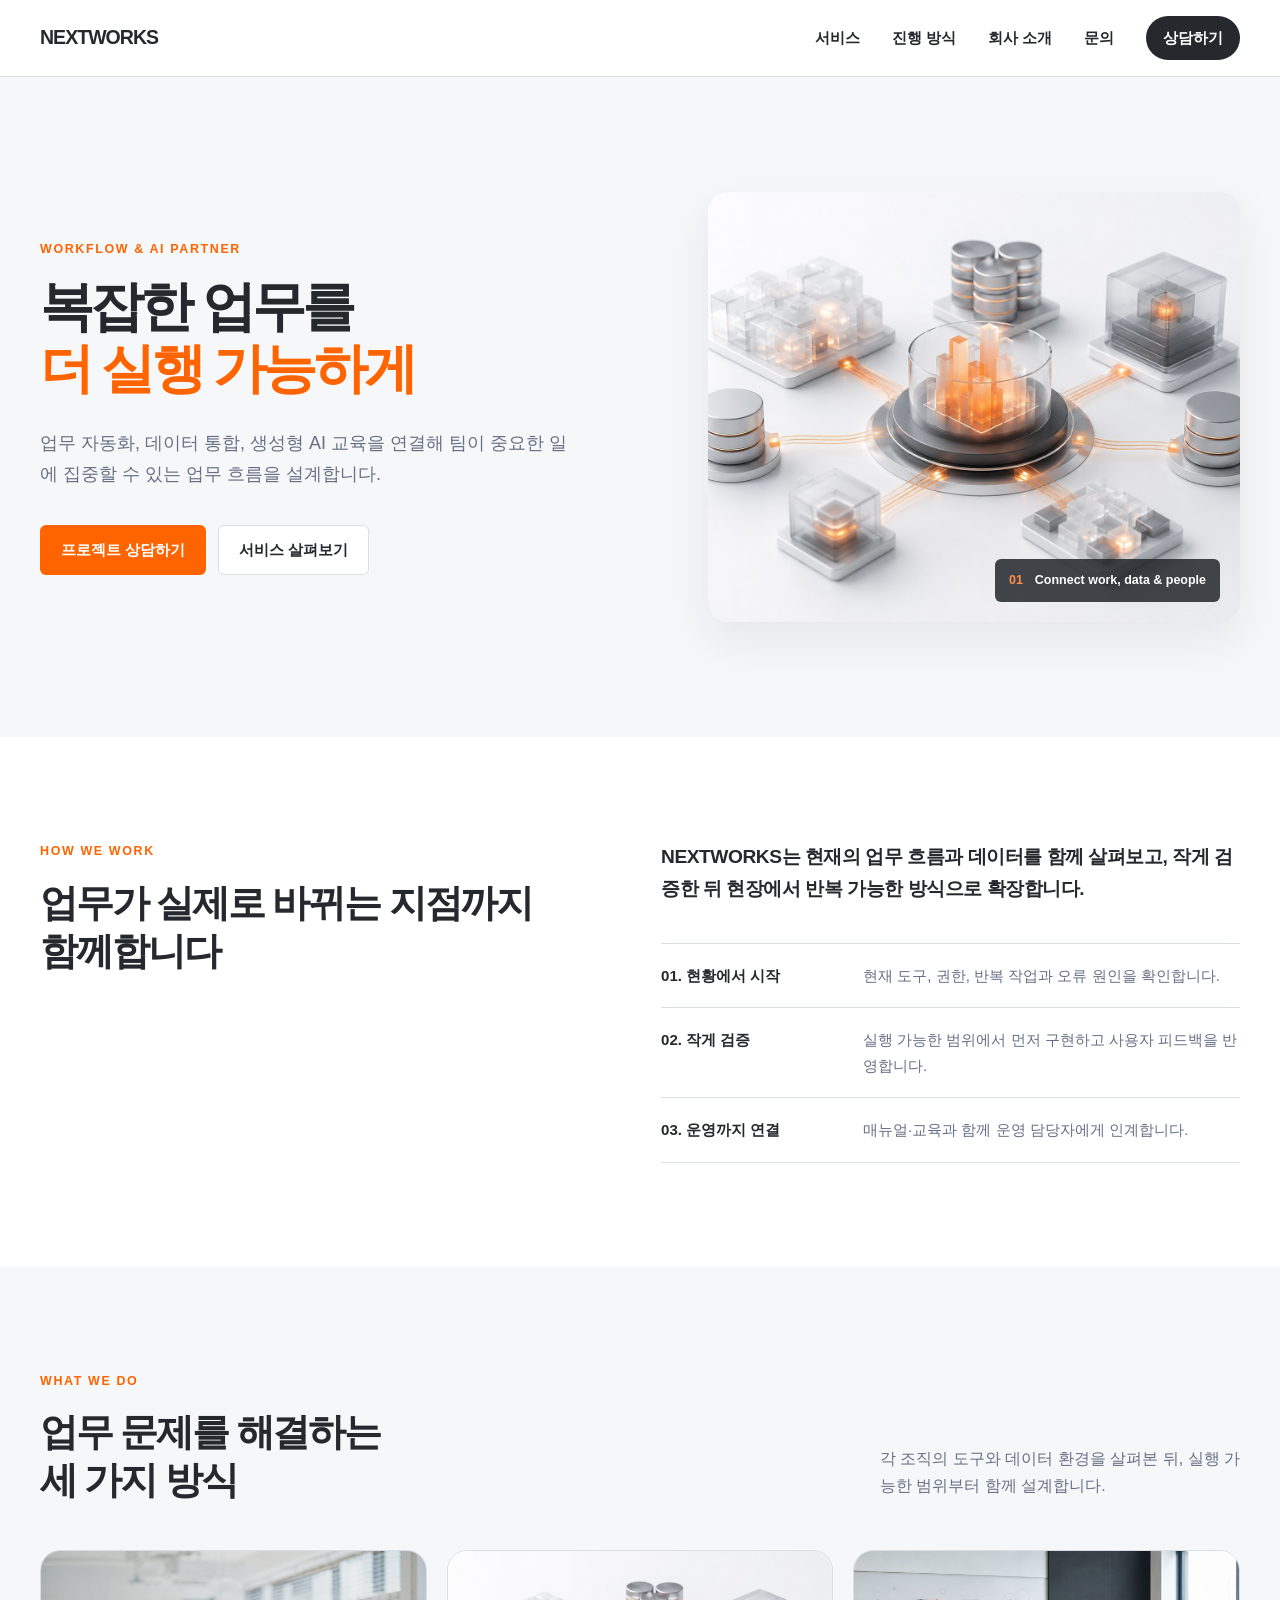
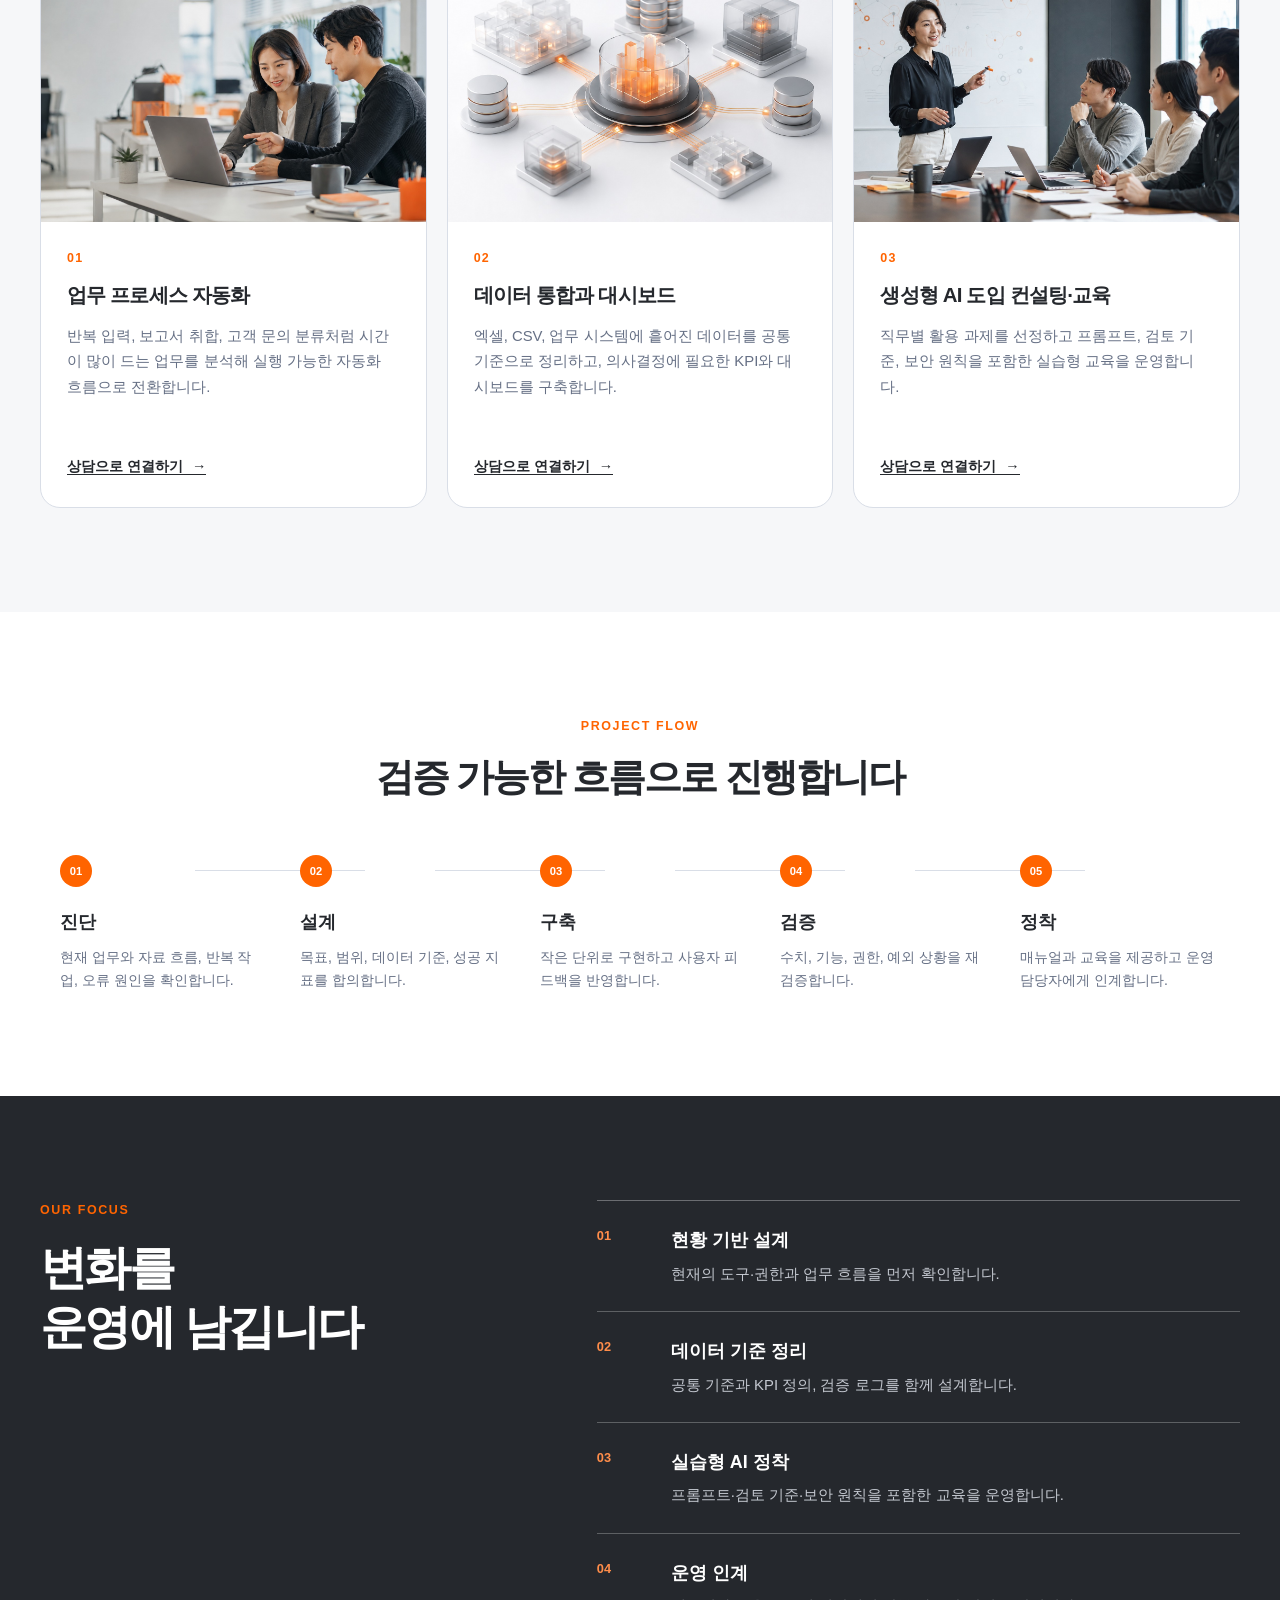
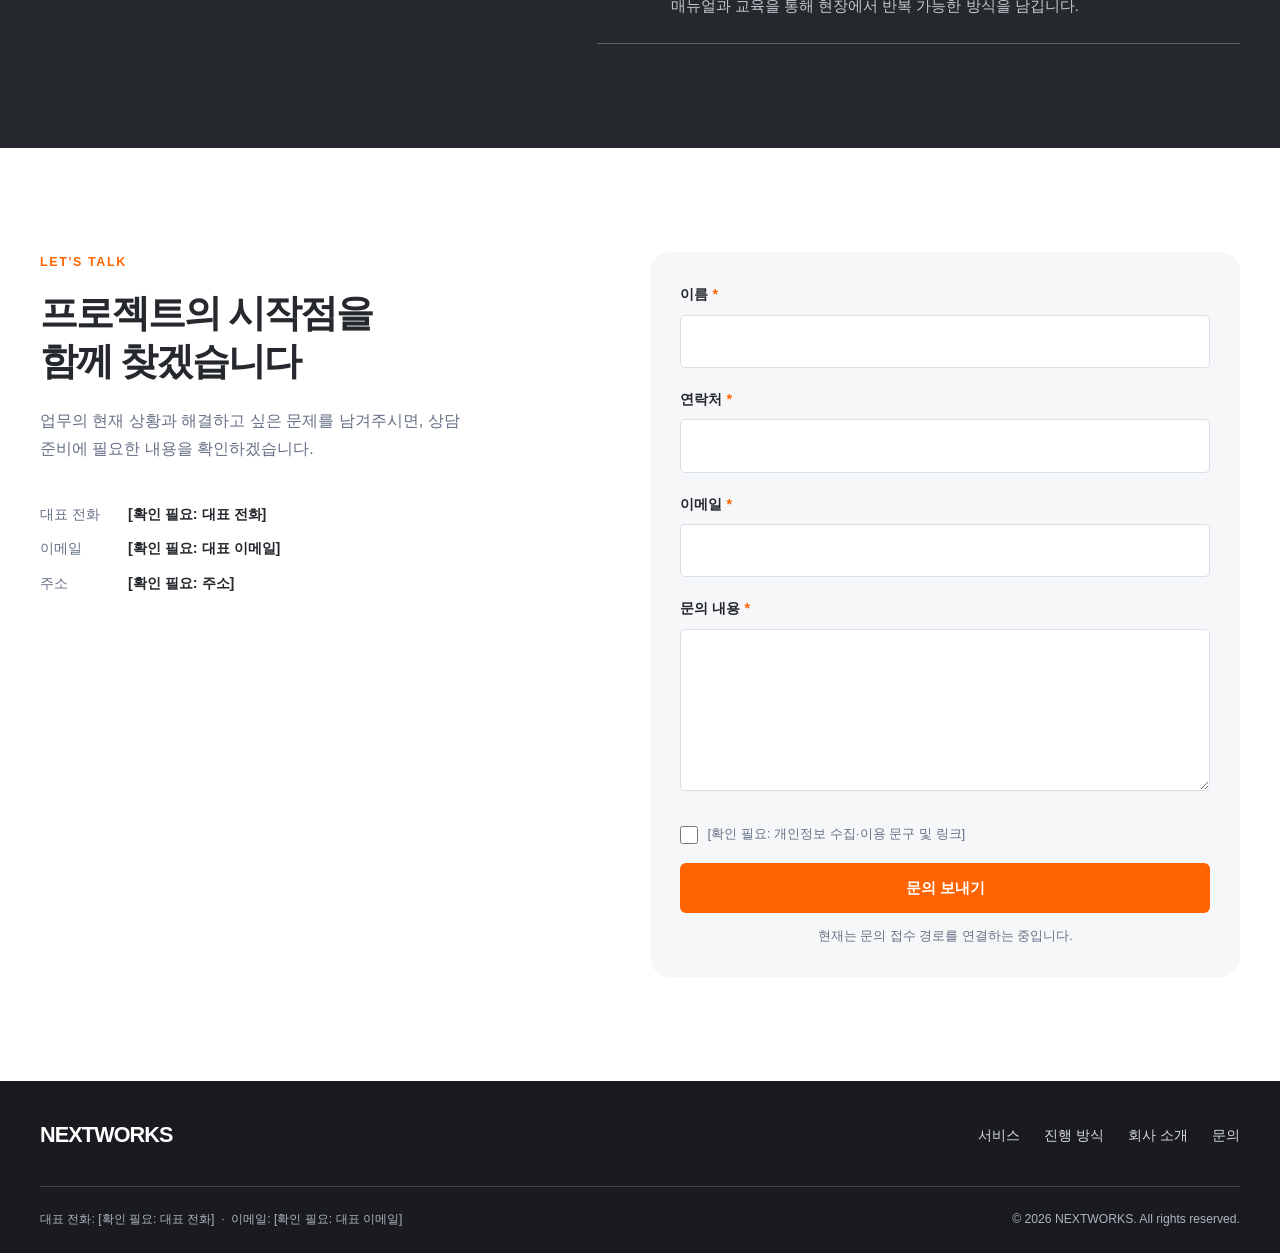
<file: index.html>
<!doctype html>
<html lang="ko">
  <head>
    <meta charset="UTF-8" />
    <meta name="viewport" content="width=device-width, initial-scale=1.0" />
    <meta name="description" content="NEXTWORKS는 업무 자동화, 데이터 통합, 생성형 AI 도입 교육을 연결해 실행 가능한 업무 흐름을 설계합니다." />
    <title>NEXTWORKS | Workflow &amp; AI Partner</title>
    <link rel="stylesheet" href="styles.css" />
  </head>
  <body>
    <!-- 키보드 사용자를 위한 본문 바로가기 링크 -->
    <a class="skip-link" href="#main-content">본문으로 건너뛰기</a>

    <!-- 사이트 전역 헤더와 주요 탐색 -->
    <header class="site-header" id="top">
      <div class="container header-inner">
        <a class="brand" href="#top" aria-label="NEXTWORKS 홈으로 이동">
          <span>NEXTWORKS</span>
        </a>

        <button
          class="menu-toggle"
          type="button"
          aria-label="메뉴 열기"
          aria-controls="primary-navigation"
          aria-expanded="false"
        >
          <span></span><span></span><span></span>
        </button>

        <nav class="primary-nav" id="primary-navigation" aria-label="주요 메뉴">
          <a href="#services">서비스</a>
          <a href="#process">진행 방식</a>
          <a href="#about">회사 소개</a>
          <a href="#contact">문의</a>
          <a class="nav-contact" href="#contact">상담하기</a>
        </nav>
      </div>
    </header>

    <main id="main-content">
      <!-- 핵심 메시지와 상담 전환을 위한 히어로 영역 -->
      <section class="hero" id="hero" aria-labelledby="hero-title">
        <div class="container hero-grid">
          <div class="hero-copy">
            <p class="eyebrow">WORKFLOW &amp; AI PARTNER</p>
            <h1 id="hero-title">복잡한 업무를<br /><em>더 실행 가능하게</em></h1>
            <p class="hero-description">업무 자동화, 데이터 통합, 생성형 AI 교육을 연결해 팀이 중요한 일에 집중할 수 있는 업무 흐름을 설계합니다.</p>
            <div class="hero-actions">
              <a class="button button-primary" href="#contact">프로젝트 상담하기</a>
              <a class="button button-secondary" href="#services">서비스 살펴보기</a>
            </div>
          </div>
          <div class="hero-visual">
            <img src="assets/service_02.jpg" alt="서로 연결된 데이터 시스템을 표현한 3D 그래픽" />
            <div class="visual-caption"><span>01</span> Connect work, data &amp; people</div>
          </div>
        </div>
      </section>

      <!-- NEXTWORKS의 업무 원칙을 소개하는 영역 -->
      <section class="section about" id="about" aria-labelledby="about-title">
        <div class="container about-grid">
          <div class="section-heading">
            <p class="eyebrow">HOW WE WORK</p>
            <h2 id="about-title">업무가 실제로 바뀌는 지점까지 함께합니다</h2>
          </div>
          <div class="about-content">
            <p class="lead">NEXTWORKS는 현재의 업무 흐름과 데이터를 함께 살펴보고, 작게 검증한 뒤 현장에서 반복 가능한 방식으로 확장합니다.</p>
            <ul class="principle-list">
              <li><strong>01. 현황에서 시작</strong><span>현재 도구, 권한, 반복 작업과 오류 원인을 확인합니다.</span></li>
              <li><strong>02. 작게 검증</strong><span>실행 가능한 범위에서 먼저 구현하고 사용자 피드백을 반영합니다.</span></li>
              <li><strong>03. 운영까지 연결</strong><span>매뉴얼·교육과 함께 운영 담당자에게 인계합니다.</span></li>
            </ul>
          </div>
        </div>
      </section>

      <!-- 세 가지 서비스 카드 영역 -->
      <section class="section services-section" id="services" aria-labelledby="services-title">
        <div class="container">
          <div class="section-heading section-heading-row">
            <div>
              <p class="eyebrow">WHAT WE DO</p>
              <h2 id="services-title">업무 문제를 해결하는<br />세 가지 방식</h2>
            </div>
            <p>각 조직의 도구와 데이터 환경을 살펴본 뒤, 실행 가능한 범위부터 함께 설계합니다.</p>
          </div>
          <div class="service-grid">
            <article class="service-card">
              <img src="assets/service_01.jpg" alt="업무 자동화 방안을 논의하는 두 사람" />
              <div class="service-card-body">
                <p class="card-number">01</p>
                <h3>업무 프로세스 자동화</h3>
                <p>반복 입력, 보고서 취합, 고객 문의 분류처럼 시간이 많이 드는 업무를 분석해 실행 가능한 자동화 흐름으로 전환합니다.</p>
                <a href="#contact">상담으로 연결하기 <span aria-hidden="true">→</span></a>
              </div>
            </article>
            <article class="service-card">
              <img src="assets/service_02.jpg" alt="서로 연결된 데이터 시스템을 표현한 그래픽" />
              <div class="service-card-body">
                <p class="card-number">02</p>
                <h3>데이터 통합과 대시보드</h3>
                <p>엑셀, CSV, 업무 시스템에 흩어진 데이터를 공통 기준으로 정리하고, 의사결정에 필요한 KPI와 대시보드를 구축합니다.</p>
                <a href="#contact">상담으로 연결하기 <span aria-hidden="true">→</span></a>
              </div>
            </article>
            <article class="service-card">
              <img src="assets/service_03.jpg" alt="생성형 AI 활용 교육을 진행하는 강사와 참여자" />
              <div class="service-card-body">
                <p class="card-number">03</p>
                <h3>생성형 AI 도입 컨설팅·교육</h3>
                <p>직무별 활용 과제를 선정하고 프롬프트, 검토 기준, 보안 원칙을 포함한 실습형 교육을 운영합니다.</p>
                <a href="#contact">상담으로 연결하기 <span aria-hidden="true">→</span></a>
              </div>
            </article>
          </div>
        </div>
      </section>

      <!-- 프로젝트 진행 절차를 순서 목록으로 제공하는 영역 -->
      <section class="section process-section" id="process" aria-labelledby="process-title">
        <div class="container">
          <div class="section-heading centered-heading">
            <p class="eyebrow">PROJECT FLOW</p>
            <h2 id="process-title">검증 가능한 흐름으로 진행합니다</h2>
          </div>
          <ol class="process-list">
            <li><span class="process-number">01</span><h3>진단</h3><p>현재 업무와 자료 흐름, 반복 작업, 오류 원인을 확인합니다.</p></li>
            <li><span class="process-number">02</span><h3>설계</h3><p>목표, 범위, 데이터 기준, 성공 지표를 합의합니다.</p></li>
            <li><span class="process-number">03</span><h3>구축</h3><p>작은 단위로 구현하고 사용자 피드백을 반영합니다.</p></li>
            <li><span class="process-number">04</span><h3>검증</h3><p>수치, 기능, 권한, 예외 상황을 재검증합니다.</p></li>
            <li><span class="process-number">05</span><h3>정착</h3><p>매뉴얼과 교육을 제공하고 운영 담당자에게 인계합니다.</p></li>
          </ol>
        </div>
      </section>

      <!-- 서비스의 실행 원칙을 요약하는 영역 -->
      <section class="section strengths-section" id="strengths" aria-labelledby="strengths-title">
        <div class="container strengths-grid">
          <div class="section-heading">
            <p class="eyebrow">OUR FOCUS</p>
            <h2 id="strengths-title">변화를<br />운영에 남깁니다</h2>
          </div>
          <div class="strength-list">
            <article><span>01</span><div><h3>현황 기반 설계</h3><p>현재의 도구·권한과 업무 흐름을 먼저 확인합니다.</p></div></article>
            <article><span>02</span><div><h3>데이터 기준 정리</h3><p>공통 기준과 KPI 정의, 검증 로그를 함께 설계합니다.</p></div></article>
            <article><span>03</span><div><h3>실습형 AI 정착</h3><p>프롬프트·검토 기준·보안 원칙을 포함한 교육을 운영합니다.</p></div></article>
            <article><span>04</span><div><h3>운영 인계</h3><p>매뉴얼과 교육을 통해 현장에서 반복 가능한 방식을 남깁니다.</p></div></article>
          </div>
        </div>
      </section>

      <!-- 프로젝트 상담을 위한 문의 양식 영역 -->
      <section class="section contact-section" id="contact" aria-labelledby="contact-title">
        <div class="container contact-grid">
          <div class="contact-copy">
            <p class="eyebrow">LET'S TALK</p>
            <h2 id="contact-title">프로젝트의 시작점을<br />함께 찾겠습니다</h2>
            <p>업무의 현재 상황과 해결하고 싶은 문제를 남겨주시면, 상담 준비에 필요한 내용을 확인하겠습니다.</p>
            <dl class="contact-details">
              <div><dt>대표 전화</dt><dd>[확인 필요: 대표 전화]</dd></div>
              <div><dt>이메일</dt><dd>[확인 필요: 대표 이메일]</dd></div>
              <div><dt>주소</dt><dd>[확인 필요: 주소]</dd></div>
            </dl>
          </div>
          <form class="contact-form" id="inquiry-form">
            <!-- 실제 수신 경로가 확정되면 form action 또는 폼 서비스 연결 위치 -->
            <div class="form-field"><label for="name">이름 <span aria-hidden="true">*</span></label><input id="name" name="name" type="text" autocomplete="name" required /></div>
            <div class="form-field"><label for="phone">연락처 <span aria-hidden="true">*</span></label><input id="phone" name="phone" type="tel" autocomplete="tel" required /></div>
            <div class="form-field"><label for="email">이메일 <span aria-hidden="true">*</span></label><input id="email" name="email" type="email" autocomplete="email" required /></div>
            <div class="form-field"><label for="message">문의 내용 <span aria-hidden="true">*</span></label><textarea id="message" name="message" rows="5" required></textarea></div>
            <label class="consent"><input type="checkbox" required /><span>[확인 필요: 개인정보 수집·이용 문구 및 링크]</span></label>
            <button class="button button-primary submit-button" type="submit">문의 보내기</button>
            <p class="form-notice" id="form-notice" aria-live="polite">현재는 문의 접수 경로를 연결하는 중입니다.</p>
          </form>
        </div>
      </section>
    </main>

    <!-- 사이트 보조 탐색과 필수 안내를 제공하는 푸터 -->
    <footer class="site-footer">
      <div class="container footer-top">
        <a class="footer-brand" href="#top">NEXTWORKS</a>
        <nav aria-label="푸터 메뉴"><a href="#services">서비스</a><a href="#process">진행 방식</a><a href="#about">회사 소개</a><a href="#contact">문의</a></nav>
      </div>
      <div class="container footer-bottom">
        <p>대표 전화: [확인 필요: 대표 전화] &nbsp;·&nbsp; 이메일: [확인 필요: 대표 이메일]</p>
        <p>© 2026 NEXTWORKS. All rights reserved.</p>
      </div>
    </footer>

    <script src="script.js"></script>
  </body>
</html>
</file>
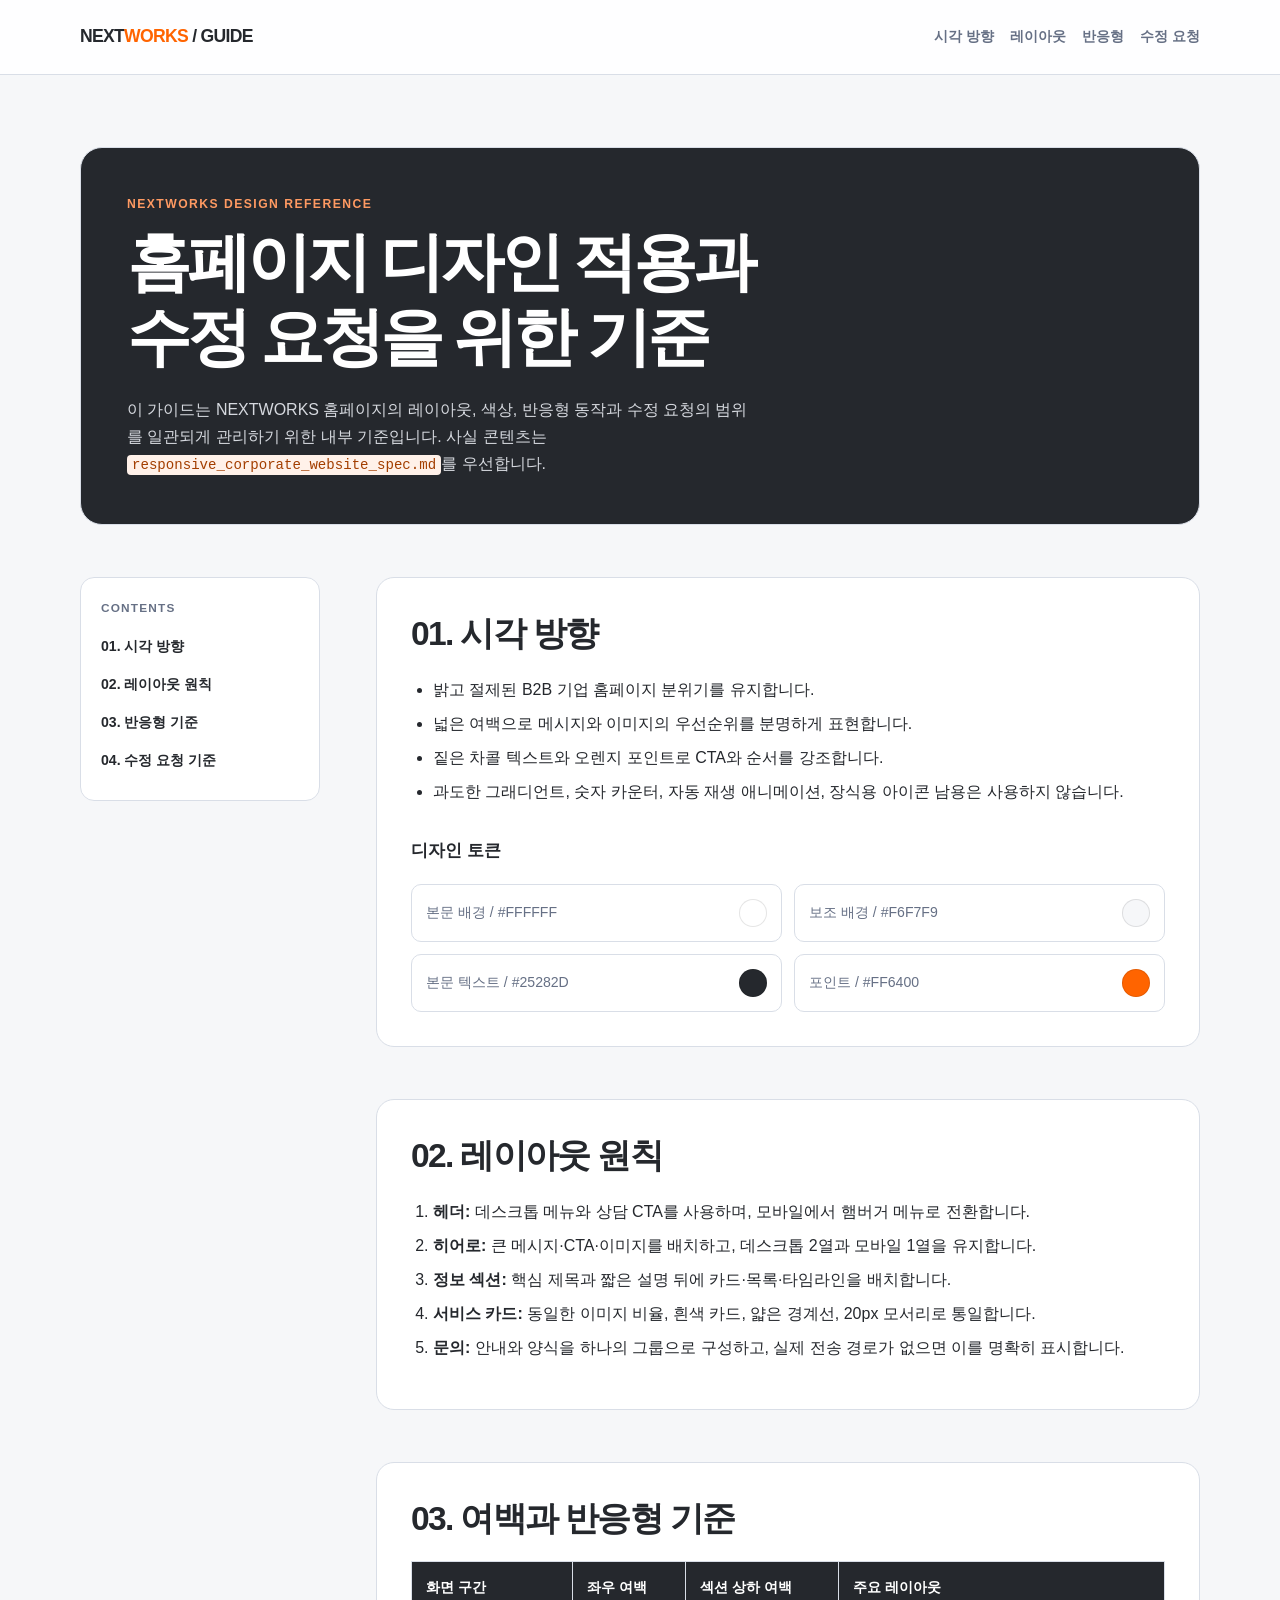
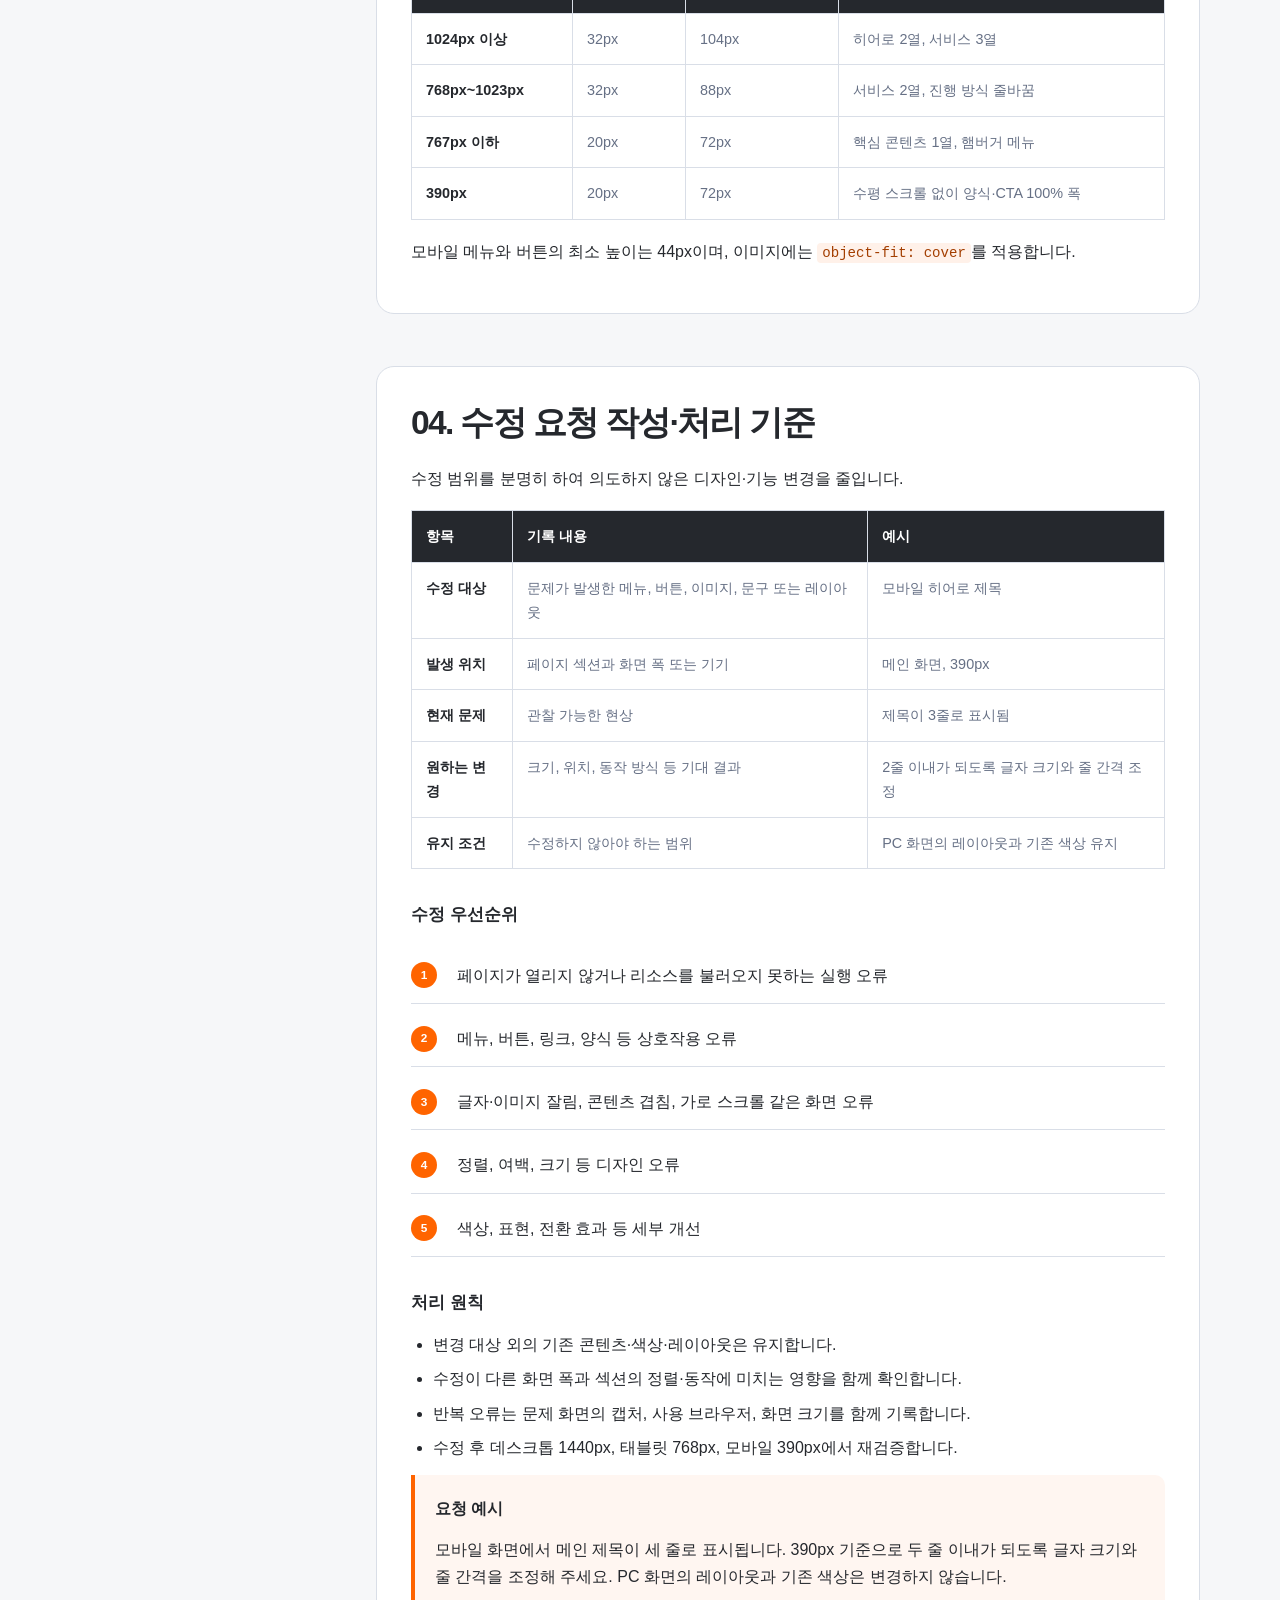
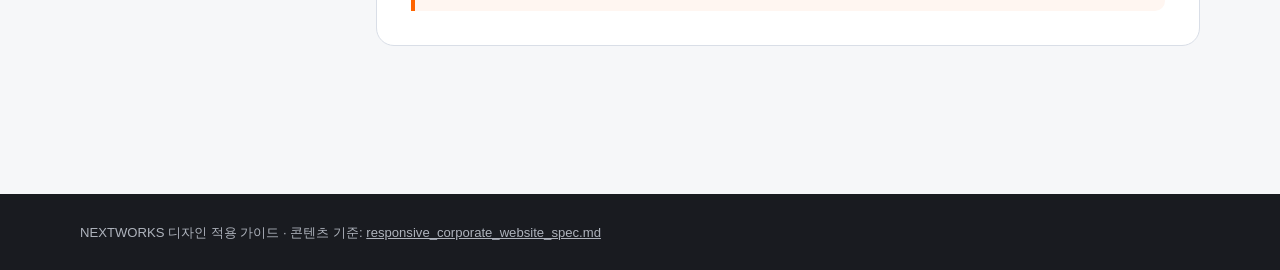
<file: design-guide.html>
<!doctype html>
<html lang="ko">
  <head>
    <meta charset="UTF-8" />
    <meta name="viewport" content="width=device-width, initial-scale=1.0" />
    <meta name="description" content="NEXTWORKS 홈페이지 디자인 적용 및 수정 요청 가이드" />
    <title>NEXTWORKS | 디자인 적용 가이드</title>
    <style>
      :root { --ink:#25282d; --muted:#667085; --line:#d9dee7; --surface:#f6f7f9; --orange:#ff6400; --white:#fff; }
      * { box-sizing:border-box; }
      html { scroll-behavior:smooth; }
      body { margin:0; color:var(--ink); background:var(--surface); font-family:Pretendard,"Noto Sans KR","Malgun Gothic",Arial,sans-serif; line-height:1.7; }
      a { color:inherit; }
      .skip-link { position:fixed; z-index:10; top:12px; left:12px; transform:translateY(-180%); padding:10px 14px; color:#fff; background:var(--ink); border-radius:6px; }
      .skip-link:focus { transform:translateY(0); }
      :focus-visible { outline:3px solid var(--orange); outline-offset:4px; }
      .container { width:min(100% - 48px,1120px); margin:0 auto; }
      header { padding:22px 0; background:rgba(255,255,255,.94); border-bottom:1px solid var(--line); }
      .header-inner { display:flex; align-items:center; justify-content:space-between; gap:24px; }
      .brand { color:var(--ink); font-size:1.1rem; font-weight:900; letter-spacing:-.04em; text-decoration:none; }
      .brand strong { color:var(--orange); }
      nav { display:flex; flex-wrap:wrap; gap:16px; }
      nav a { color:var(--muted); font-size:.85rem; font-weight:700; text-decoration:none; }
      nav a:hover { color:var(--orange); }
      main { padding:72px 0 96px; }
      .hero { padding:46px; color:#fff; background:var(--ink); border-radius:22px; }
      .eyebrow { margin:0 0 10px; color:#ff9a62; font-size:.76rem; font-weight:900; letter-spacing:.12em; }
      h1 { max-width:760px; margin:0; font-size:clamp(2.1rem,5vw,4rem); line-height:1.18; letter-spacing:-.065em; }
      .hero p:last-child { max-width:630px; margin:20px 0 0; color:#d6d9df; }
      .content { display:grid; grid-template-columns:240px minmax(0,1fr); gap:56px; margin-top:44px; }
      .content > div, section { min-width:0; }
      aside { position:sticky; top:20px; align-self:start; padding:20px; background:#fff; border:1px solid var(--line); border-radius:14px; }
      aside p { margin:0 0 10px; color:var(--muted); font-size:.74rem; font-weight:900; letter-spacing:.1em; }
      aside a { display:block; padding:7px 0; font-size:.88rem; font-weight:700; text-decoration:none; }
      aside a:hover { color:var(--orange); }
      section { margin-bottom:52px; padding:34px; background:#fff; border:1px solid var(--line); border-radius:18px; scroll-margin-top:20px; }
      h2 { margin:0 0 20px; font-size:clamp(1.4rem,2.8vw,2.1rem); line-height:1.3; letter-spacing:-.05em; }
      h3 { margin:32px 0 12px; font-size:1.05rem; }
      p { margin:0 0 14px; }
      ul, ol { margin:14px 0; padding-left:22px; }
      li + li { margin-top:7px; }
      table { width:100%; margin:18px 0; border-collapse:collapse; font-size:.9rem; }
      th, td { padding:13px 14px; border:1px solid var(--line); text-align:left; vertical-align:top; }
      th { color:#fff; background:var(--ink); }
      td { color:var(--muted); }
      td:first-child { color:var(--ink); font-weight:800; }
      code { max-width:100%; padding:2px 5px; color:#a33e00; background:#fff1e9; border-radius:4px; font-family:ui-monospace,SFMono-Regular,Consolas,monospace; font-size:.88em; overflow-wrap:anywhere; word-break:break-word; }
      .tokens { display:grid; grid-template-columns:repeat(2,1fr); gap:12px; margin-top:18px; }
      .token { display:flex; align-items:center; justify-content:space-between; gap:14px; padding:14px; border:1px solid var(--line); border-radius:10px; }
      .token span { color:var(--muted); font-size:.88rem; }
      .swatch { width:28px; height:28px; border:1px solid rgba(0,0,0,.1); border-radius:50%; }
      .request { padding:20px; background:#fff6f1; border-left:4px solid var(--orange); border-radius:0 10px 10px 0; }
      .request p:last-child { margin-bottom:0; }
      .priority { counter-reset:priority; margin:18px 0; padding:0; list-style:none; }
      .priority li { display:grid; grid-template-columns:34px 1fr; gap:12px; align-items:center; padding:14px 0; border-bottom:1px solid var(--line); }
      .priority li::before { counter-increment:priority; content:counter(priority); display:grid; width:26px; height:26px; place-items:center; color:#fff; background:var(--orange); border-radius:50%; font-size:.74rem; font-weight:900; }
      footer { padding:28px 0; color:#aeb3bc; background:#191b20; font-size:.82rem; }
      footer p { margin:0; }
      @media (max-width:767px) { .container { width:min(100% - 40px,1120px); } header { padding:17px 0; } nav { gap:10px 16px; } .hero { padding:30px 24px; } main { padding:40px 0 64px; } .content { grid-template-columns:1fr; gap:22px; margin-top:24px; } aside { position:static; } section { padding:25px 20px; margin-bottom:24px; } .tokens { grid-template-columns:1fr; } table { display:block; overflow-x:auto; white-space:nowrap; } }
    </style>
  </head>
  <body>
    <a class="skip-link" href="#main-content">본문으로 건너뛰기</a>
    <header>
      <div class="container header-inner">
        <a class="brand" href="index.html">NEXT<strong>WORKS</strong> / GUIDE</a>
        <nav aria-label="가이드 탐색">
          <a href="#direction">시각 방향</a>
          <a href="#layout">레이아웃</a>
          <a href="#responsive">반응형</a>
          <a href="#requests">수정 요청</a>
        </nav>
      </div>
    </header>

    <main class="container" id="main-content">
      <section class="hero" aria-labelledby="guide-title">
        <p class="eyebrow">NEXTWORKS DESIGN REFERENCE</p>
        <h1 id="guide-title">홈페이지 디자인 적용과<br />수정 요청을 위한 기준</h1>
        <p>이 가이드는 NEXTWORKS 홈페이지의 레이아웃, 색상, 반응형 동작과 수정 요청의 범위를 일관되게 관리하기 위한 내부 기준입니다. 사실 콘텐츠는 <code>responsive_corporate_website_spec.md</code>를 우선합니다.</p>
      </section>

      <div class="content">
        <aside aria-label="섹션 바로가기">
          <p>CONTENTS</p>
          <a href="#direction">01. 시각 방향</a>
          <a href="#layout">02. 레이아웃 원칙</a>
          <a href="#responsive">03. 반응형 기준</a>
          <a href="#requests">04. 수정 요청 기준</a>
        </aside>

        <div>
          <section id="direction" aria-labelledby="direction-title">
            <h2 id="direction-title">01. 시각 방향</h2>
            <ul>
              <li>밝고 절제된 B2B 기업 홈페이지 분위기를 유지합니다.</li>
              <li>넓은 여백으로 메시지와 이미지의 우선순위를 분명하게 표현합니다.</li>
              <li>짙은 차콜 텍스트와 오렌지 포인트로 CTA와 순서를 강조합니다.</li>
              <li>과도한 그래디언트, 숫자 카운터, 자동 재생 애니메이션, 장식용 아이콘 남용은 사용하지 않습니다.</li>
            </ul>
            <h3>디자인 토큰</h3>
            <div class="tokens" aria-label="디자인 토큰">
              <div class="token"><span>본문 배경 / #FFFFFF</span><i class="swatch" style="background:#fff"></i></div>
              <div class="token"><span>보조 배경 / #F6F7F9</span><i class="swatch" style="background:#f6f7f9"></i></div>
              <div class="token"><span>본문 텍스트 / #25282D</span><i class="swatch" style="background:#25282d"></i></div>
              <div class="token"><span>포인트 / #FF6400</span><i class="swatch" style="background:#ff6400"></i></div>
            </div>
          </section>

          <section id="layout" aria-labelledby="layout-title">
            <h2 id="layout-title">02. 레이아웃 원칙</h2>
            <ol>
              <li><strong>헤더:</strong> 데스크톱 메뉴와 상담 CTA를 사용하며, 모바일에서 햄버거 메뉴로 전환합니다.</li>
              <li><strong>히어로:</strong> 큰 메시지·CTA·이미지를 배치하고, 데스크톱 2열과 모바일 1열을 유지합니다.</li>
              <li><strong>정보 섹션:</strong> 핵심 제목과 짧은 설명 뒤에 카드·목록·타임라인을 배치합니다.</li>
              <li><strong>서비스 카드:</strong> 동일한 이미지 비율, 흰색 카드, 얇은 경계선, 20px 모서리로 통일합니다.</li>
              <li><strong>문의:</strong> 안내와 양식을 하나의 그룹으로 구성하고, 실제 전송 경로가 없으면 이를 명확히 표시합니다.</li>
            </ol>
          </section>

          <section id="responsive" aria-labelledby="responsive-title">
            <h2 id="responsive-title">03. 여백과 반응형 기준</h2>
            <table>
              <thead><tr><th>화면 구간</th><th>좌우 여백</th><th>섹션 상하 여백</th><th>주요 레이아웃</th></tr></thead>
              <tbody>
                <tr><td>1024px 이상</td><td>32px</td><td>104px</td><td>히어로 2열, 서비스 3열</td></tr>
                <tr><td>768px~1023px</td><td>32px</td><td>88px</td><td>서비스 2열, 진행 방식 줄바꿈</td></tr>
                <tr><td>767px 이하</td><td>20px</td><td>72px</td><td>핵심 콘텐츠 1열, 햄버거 메뉴</td></tr>
                <tr><td>390px</td><td>20px</td><td>72px</td><td>수평 스크롤 없이 양식·CTA 100% 폭</td></tr>
              </tbody>
            </table>
            <p>모바일 메뉴와 버튼의 최소 높이는 44px이며, 이미지에는 <code>object-fit: cover</code>를 적용합니다.</p>
          </section>

          <section id="requests" aria-labelledby="requests-title">
            <h2 id="requests-title">04. 수정 요청 작성·처리 기준</h2>
            <p>수정 범위를 분명히 하여 의도하지 않은 디자인·기능 변경을 줄입니다.</p>
            <table>
              <thead><tr><th>항목</th><th>기록 내용</th><th>예시</th></tr></thead>
              <tbody>
                <tr><td>수정 대상</td><td>문제가 발생한 메뉴, 버튼, 이미지, 문구 또는 레이아웃</td><td>모바일 히어로 제목</td></tr>
                <tr><td>발생 위치</td><td>페이지 섹션과 화면 폭 또는 기기</td><td>메인 화면, 390px</td></tr>
                <tr><td>현재 문제</td><td>관찰 가능한 현상</td><td>제목이 3줄로 표시됨</td></tr>
                <tr><td>원하는 변경</td><td>크기, 위치, 동작 방식 등 기대 결과</td><td>2줄 이내가 되도록 글자 크기와 줄 간격 조정</td></tr>
                <tr><td>유지 조건</td><td>수정하지 않아야 하는 범위</td><td>PC 화면의 레이아웃과 기존 색상 유지</td></tr>
              </tbody>
            </table>

            <h3>수정 우선순위</h3>
            <ol class="priority">
              <li>페이지가 열리지 않거나 리소스를 불러오지 못하는 실행 오류</li>
              <li>메뉴, 버튼, 링크, 양식 등 상호작용 오류</li>
              <li>글자·이미지 잘림, 콘텐츠 겹침, 가로 스크롤 같은 화면 오류</li>
              <li>정렬, 여백, 크기 등 디자인 오류</li>
              <li>색상, 표현, 전환 효과 등 세부 개선</li>
            </ol>

            <h3>처리 원칙</h3>
            <ul>
              <li>변경 대상 외의 기존 콘텐츠·색상·레이아웃은 유지합니다.</li>
              <li>수정이 다른 화면 폭과 섹션의 정렬·동작에 미치는 영향을 함께 확인합니다.</li>
              <li>반복 오류는 문제 화면의 캡처, 사용 브라우저, 화면 크기를 함께 기록합니다.</li>
              <li>수정 후 데스크톱 1440px, 태블릿 768px, 모바일 390px에서 재검증합니다.</li>
            </ul>
            <div class="request">
              <p><strong>요청 예시</strong></p>
              <p>모바일 화면에서 메인 제목이 세 줄로 표시됩니다. 390px 기준으로 두 줄 이내가 되도록 글자 크기와 줄 간격을 조정해 주세요. PC 화면의 레이아웃과 기존 색상은 변경하지 않습니다.</p>
            </div>
          </section>
        </div>
      </div>
    </main>

    <footer><div class="container"><p>NEXTWORKS 디자인 적용 가이드 · 콘텐츠 기준: <a href="responsive_corporate_website_spec.md">responsive_corporate_website_spec.md</a></p></div></footer>
  </body>
</html>
</file>
<file: styles.css>
/* 디자인 토큰과 전역 기본 스타일 */
:root { --ink:#25282d; --muted:#667085; --line:#d9dee7; --surface:#f6f7f9; --orange:#ff6400; --white:#fff; --shadow:0 18px 48px rgba(37,40,45,.08); }
* { box-sizing:border-box; }
html { scroll-behavior:smooth; }
body { margin:0; overflow-x:hidden; color:var(--ink); background:var(--white); font-family:Pretendard,"Noto Sans KR","Malgun Gothic",Arial,sans-serif; font-size:16px; line-height:1.7; }
img { display:block; max-width:100%; }
input, textarea, button { font:inherit; }
a { color:inherit; }
.container { width:min(100% - 64px,1200px); margin:0 auto; }
.section { padding:104px 0; scroll-margin-top:78px; }
.skip-link { position:fixed; z-index:20; top:12px; left:12px; transform:translateY(-180%); padding:10px 14px; color:var(--white); background:var(--ink); border-radius:6px; transition:transform .18s ease; }
.skip-link:focus { transform:translateY(0); }
:focus-visible { outline:3px solid var(--orange); outline-offset:4px; }
.eyebrow { margin:0 0 16px; color:var(--orange); font-size:.78rem; font-weight:800; letter-spacing:.13em; }
.section-heading h2, .contact-copy h2 { margin:0; font-size:clamp(1.9rem,3vw,3rem); line-height:1.25; letter-spacing:-.055em; }

/* 고정 헤더와 데스크톱 탐색 */
.site-header { position:sticky; z-index:10; top:0; background:rgba(255,255,255,.94); border-bottom:1px solid var(--line); backdrop-filter:blur(10px); }
.header-inner { display:flex; align-items:center; justify-content:space-between; min-height:76px; }
.brand { display:flex; align-items:center; color:var(--ink); font-size:1.22rem; font-weight:900; letter-spacing:-.05em; text-decoration:none; }
.primary-nav { display:flex; align-items:center; gap:32px; font-size:.94rem; font-weight:700; }
.primary-nav a { text-decoration:none; }
.primary-nav > a:not(.nav-contact):hover { color:var(--orange); }
.nav-contact { padding:9px 17px; color:var(--white); background:var(--ink); border-radius:999px; transition:background .18s ease, transform .18s ease; }
.nav-contact:hover { background:var(--orange); transform:translateY(-1px); }
.menu-toggle { display:none; border:0; background:transparent; cursor:pointer; }

/* 첫 화면의 콘텐츠와 시각 영역 */
.hero { padding:clamp(64px,9vw,130px) 0; background:var(--surface); }
.hero-grid { display:grid; grid-template-columns:minmax(0,1fr) minmax(400px,.92fr); align-items:center; gap:clamp(40px,7vw,100px); }
.hero h1 { margin:0; font-size:clamp(2.4rem,4.2vw,4.5rem); line-height:1.15; letter-spacing:-.07em; }
.hero h1 em { color:var(--orange); font-style:normal; }
.hero-description { max-width:545px; margin:28px 0 0; color:var(--muted); font-size:1.125rem; }
.hero-actions { display:flex; flex-wrap:wrap; gap:12px; margin-top:36px; }
.button { display:inline-flex; min-height:48px; align-items:center; justify-content:center; padding:11px 20px; border:1px solid transparent; border-radius:6px; font-size:.95rem; font-weight:800; text-decoration:none; cursor:pointer; transition:background .18s ease, border-color .18s ease, color .18s ease, transform .18s ease, box-shadow .18s ease; }
.button:hover { transform:translateY(-2px); box-shadow:0 8px 18px rgba(37,40,45,.14); }
.button-primary { color:var(--white); background:var(--orange); }
.button-primary:hover { background:#e75900; }
.button-secondary { border-color:var(--line); background:var(--white); }
.button-secondary:hover { border-color:var(--ink); }
.hero-visual { position:relative; overflow:hidden; min-height:430px; border-radius:20px; box-shadow:var(--shadow); }
.hero-visual img { width:100%; height:100%; min-height:430px; object-fit:cover; }
.visual-caption { position:absolute; right:20px; bottom:20px; display:flex; gap:12px; align-items:center; padding:11px 14px; color:var(--white); background:rgba(37,40,45,.86); border-radius:6px; font-size:.78rem; font-weight:700; }
.visual-caption span { color:#ff8d4a; }

/* 소개 섹션과 업무 원칙 */
.about-grid { display:grid; grid-template-columns:.92fr 1.08fr; gap:clamp(48px,10vw,160px); }
.about-content { max-width:630px; }
.lead { margin:0; font-size:clamp(1.1rem,1.5vw,1.3rem); font-weight:600; line-height:1.65; letter-spacing:-.025em; }
.principle-list { display:grid; gap:0; margin:38px 0 0; padding:0; list-style:none; border-top:1px solid var(--line); }
.principle-list li { display:grid; grid-template-columns:180px 1fr; gap:22px; padding:19px 0; border-bottom:1px solid var(--line); }
.principle-list strong { font-size:.94rem; }
.principle-list span { color:var(--muted); font-size:.94rem; }

/* 서비스 카드 */
.services-section { background:var(--surface); }
.section-heading-row { display:flex; justify-content:space-between; align-items:end; gap:40px; }
.section-heading-row > p { max-width:360px; margin:0 0 5px; color:var(--muted); }
.service-grid { display:grid; grid-template-columns:repeat(3,1fr); gap:20px; margin-top:46px; }
.service-card { overflow:hidden; background:var(--white); border:1px solid var(--line); border-radius:20px; transition:transform .18s ease, box-shadow .18s ease; }
.service-card:hover { transform:translateY(-4px); box-shadow:var(--shadow); }
.service-card > img { width:100%; aspect-ratio:1.42; object-fit:cover; }
.service-card-body { padding:26px 26px 28px; }
.card-number { margin:0 0 12px; color:var(--orange); font-size:.78rem; font-weight:800; letter-spacing:.1em; }
.service-card h3 { margin:0; font-size:1.28rem; line-height:1.4; letter-spacing:-.04em; }
.service-card-body > p:not(.card-number) { min-height:108px; margin:14px 0 20px; color:var(--muted); font-size:.93rem; }
.service-card a { color:var(--ink); font-size:.9rem; font-weight:800; text-decoration:none; border-bottom:1px solid var(--ink); }
.service-card a:hover { color:var(--orange); border-color:var(--orange); }
.service-card a span { margin-left:5px; }

/* 프로젝트 진행 단계 */
.centered-heading { text-align:center; }
.process-list { display:grid; grid-template-columns:repeat(5,1fr); gap:0; margin:54px 0 0; padding:0; list-style:none; }
.process-list li { position:relative; padding:0 20px; }
.process-list li:not(:last-child)::after { position:absolute; top:15px; left:calc(50% + 35px); width:calc(100% - 70px); height:1px; background:var(--line); content:""; }
.process-number { display:flex; position:relative; z-index:1; width:32px; height:32px; align-items:center; justify-content:center; color:var(--white); background:var(--orange); border-radius:50%; font-size:.7rem; font-weight:800; }
.process-list h3 { margin:20px 0 8px; font-size:1.12rem; }
.process-list p { margin:0; color:var(--muted); font-size:.88rem; line-height:1.65; }

/* 핵심 강점 목록 */
.strengths-section { background:var(--ink); color:var(--white); }
.strengths-grid { display:grid; grid-template-columns:.8fr 1.2fr; gap:clamp(45px,10vw,160px); }
.strengths-section .section-heading h2 { font-size:clamp(2.1rem,3.7vw,3.65rem); }
.strength-list { border-top:1px solid rgba(255,255,255,.32); }
.strength-list article { display:grid; grid-template-columns:60px 1fr; gap:14px; padding:24px 0; border-bottom:1px solid rgba(255,255,255,.26); }
.strength-list span { color:#ff8d4a; font-size:.8rem; font-weight:800; }
.strength-list h3 { margin:0; font-size:1.12rem; }
.strength-list p { margin:6px 0 0; color:#c4c8d0; font-size:.93rem; }

/* 문의 양식과 미확인 연락처 안내 */
.contact-grid { display:grid; grid-template-columns:.9fr 1.1fr; gap:clamp(44px,10vw,150px); }
.contact-copy > p:not(.eyebrow) { max-width:420px; margin:22px 0 0; color:var(--muted); }
.contact-details { display:grid; gap:10px; margin:40px 0 0; font-size:.9rem; }
.contact-details div { display:grid; grid-template-columns:78px 1fr; gap:10px; }
.contact-details dt { color:var(--muted); }
.contact-details dd { margin:0; font-weight:700; }
.contact-form { padding:30px; background:var(--surface); border-radius:20px; }
.form-field { margin-bottom:19px; }
.form-field label { display:block; margin-bottom:8px; font-size:.9rem; font-weight:800; }
.form-field label span { color:var(--orange); }
.form-field input, .form-field textarea { width:100%; border:1px solid var(--line); border-radius:5px; padding:12px 13px; color:var(--ink); background:var(--white); }
.form-field textarea { resize:vertical; }
.form-field input:focus, .form-field textarea:focus { border-color:var(--orange); outline:2px solid rgba(255,100,0,.18); }
.consent { display:flex; gap:9px; align-items:flex-start; margin:24px 0 18px; color:var(--muted); font-size:.83rem; cursor:pointer; }
.consent input { width:18px; height:18px; margin:3px 0 0; accent-color:var(--orange); }
.submit-button { width:100%; }
.form-notice { margin:12px 0 0; color:var(--muted); font-size:.8rem; text-align:center; }

/* 푸터 */
.site-footer { padding:36px 0 24px; color:#d6d9df; background:#191b20; }
.footer-top, .footer-bottom { display:flex; align-items:center; justify-content:space-between; gap:24px; }
.footer-top { padding-bottom:32px; border-bottom:1px solid rgba(255,255,255,.18); }
.footer-brand { color:var(--white); font-size:1.35rem; font-weight:900; letter-spacing:-.04em; text-decoration:none; }
.site-footer nav { display:flex; flex-wrap:wrap; gap:24px; }
.site-footer nav a { font-size:.86rem; text-decoration:none; }
.site-footer nav a:hover { color:#ff8d4a; }
.footer-bottom { padding-top:22px; color:#aeb3bc; font-size:.76rem; }
.footer-bottom p { margin:0; }

/* 태블릿과 모바일 반응형 레이아웃 */
@media (max-width:1023px) { .hero-grid { grid-template-columns:1fr 1fr; gap:38px; } .hero-visual, .hero-visual img { min-height:350px; } .service-grid { grid-template-columns:repeat(2,1fr); } .service-card:last-child { grid-column:span 2; display:grid; grid-template-columns:1fr 1fr; } .service-card:last-child > img { height:100%; aspect-ratio:auto; } .service-card-body > p:not(.card-number) { min-height:0; } .process-list { grid-template-columns:repeat(3,1fr); row-gap:36px; } .process-list li:nth-child(3)::after { display:none; } .process-list li:nth-child(4) { grid-column:2; } }
@media (max-width:767px) { .container { width:min(100% - 40px,1200px); } .section { padding:72px 0; scroll-margin-top:66px; } .header-inner { min-height:64px; } .menu-toggle { display:grid; width:44px; height:44px; place-content:center; gap:5px; } .menu-toggle span { display:block; width:22px; height:2px; background:var(--ink); transition:transform .18s ease, opacity .18s ease; } .menu-toggle[aria-expanded="true"] span:first-child { transform:translateY(7px) rotate(45deg); } .menu-toggle[aria-expanded="true"] span:nth-child(2) { opacity:0; } .menu-toggle[aria-expanded="true"] span:last-child { transform:translateY(-7px) rotate(-45deg); } .primary-nav { display:none; position:absolute; top:64px; right:20px; left:20px; flex-direction:column; align-items:stretch; gap:0; padding:10px; background:var(--white); border:1px solid var(--line); border-radius:12px; box-shadow:var(--shadow); } .primary-nav.is-open { display:flex; } .primary-nav > a:not(.nav-contact) { padding:12px; } .nav-contact { margin:5px 2px 2px; text-align:center; } .hero { padding:64px 0 72px; } .hero-grid, .about-grid, .strengths-grid, .contact-grid { grid-template-columns:1fr; } .hero-grid { gap:38px; } .hero h1 { font-size:clamp(2.45rem,11vw,3.7rem); } .hero-description { font-size:1rem; } .hero-actions { display:grid; grid-template-columns:1fr; } .hero-visual, .hero-visual img { min-height:280px; } .visual-caption { right:12px; bottom:12px; font-size:.68rem; } .principle-list li { grid-template-columns:1fr; gap:4px; padding:16px 0; } .section-heading-row { display:block; } .section-heading-row > p { margin-top:18px; } .service-grid { grid-template-columns:1fr; margin-top:34px; } .service-card:last-child { display:block; grid-column:auto; } .service-card:last-child > img { height:auto; aspect-ratio:1.42; } .service-card-body { padding:23px; } .process-list { grid-template-columns:1fr; gap:0; margin-top:38px; border-left:1px solid var(--line); } .process-list li, .process-list li:nth-child(4) { grid-column:auto; padding:0 0 29px 27px; } .process-list li:last-child { padding-bottom:0; } .process-list li:not(:last-child)::after { display:none; } .process-number { position:absolute; top:0; left:-16px; } .process-list h3 { margin:0 0 6px; } .strength-list article { grid-template-columns:40px 1fr; } .contact-form { padding:22px 18px; } .footer-top, .footer-bottom { align-items:flex-start; flex-direction:column; } .footer-top { gap:18px; } .footer-bottom { gap:7px; } .site-footer nav { gap:13px 20px; } }
@media (prefers-reduced-motion:reduce) { html { scroll-behavior:auto; } *, *::before, *::after { transition-duration:.01ms !important; animation-duration:.01ms !important; } }
</file>
